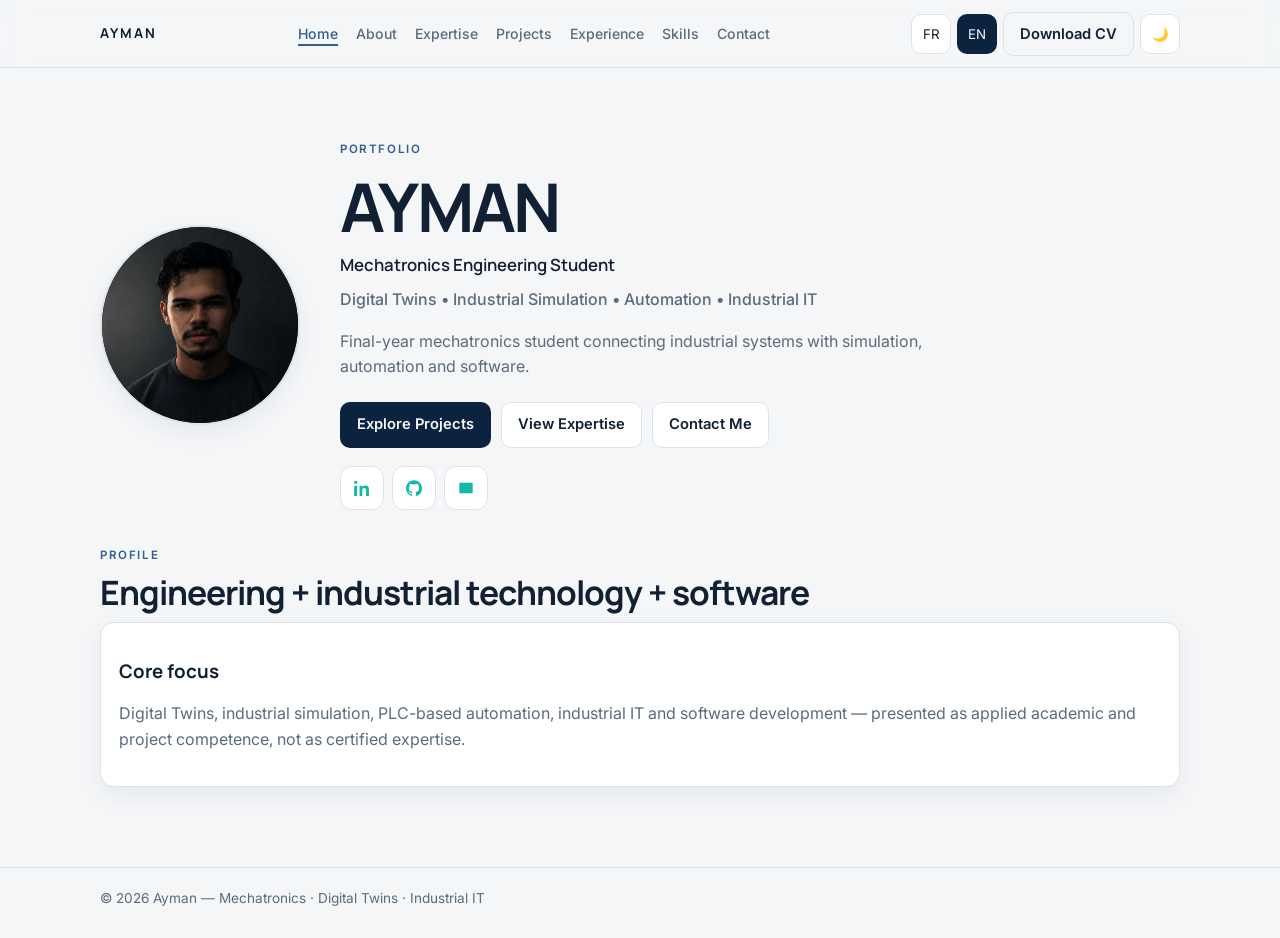
<file: index.html>
<!DOCTYPE html>
<html lang="en">
<head>
  <meta charset="UTF-8">
  <meta name="viewport" content="width=device-width, initial-scale=1.0">
  <title>Ayman — Mechatronics Engineering Student</title>
  <meta name="description" content="Ayman, final-year mechatronics student: digital twins, industrial simulation, automation and industrial IT.">
  <meta property="og:title" content="Ayman — Mechatronics · Digital Twins · Automation">
  <meta property="og:description" content="Engineering, industrial technology and software.">
  <meta property="og:type" content="website">
  <meta property="og:image" content="https://ayman-mechatronics-software.github.io/portfolio/assets/images/ayman.jpg">
  <meta name="theme-color" content="#0c2340">
  <link rel="icon" href="assets/icons/favicon.svg">
  <link rel="preconnect" href="https://fonts.googleapis.com">
  <link rel="preconnect" href="https://fonts.gstatic.com" crossorigin>
  <link href="https://fonts.googleapis.com/css2?family=Inter:wght@400;500;600&amp;family=Manrope:wght@600;700;800&amp;display=swap" rel="stylesheet">
  <link rel="stylesheet" href="css/style.css">
  <link rel="stylesheet" href="css/animations.css">
  <link rel="stylesheet" href="css/responsive.css">
</head>
<body data-page="home" data-root="">
  <a class="skip" href="#content">Skip to content</a>
  <header class="nav" id="site-nav"></header>
  <main id="content">
    <section class="hero wrap">
      <div class="hero-layout">
        <img class="portrait reveal" src="assets/images/ayman.jpg" width="200" height="200" alt="Portrait of Ayman">
        <div>
          <p class="kicker reveal">Portfolio</p>
          <h1 class="reveal">AYMAN</h1>
          <h2 class="reveal d1" data-i18n="hero.role"></h2>
          <p class="hero-meta reveal d1" data-i18n="hero.meta"></p>
          <p class="lead reveal d2" data-i18n="hero.intro"></p>
          <div class="cta reveal d2">
            <a class="btn btn-primary" href="projects.html" data-i18n="hero.projects"></a>
            <a class="btn" href="expertise.html" data-i18n="hero.expertise"></a>
            <a class="btn" href="contact.html" data-i18n="hero.contact"></a>
          </div>
          <div class="socials" id="heroSocials"></div>
        </div>
      </div>
    </section>
    <section class="wrap" style="margin-top:36px">
      <p class="kicker" data-i18n="home.kicker"></p>
      <h2 class="page-title" data-i18n="home.title"></h2>
      <div class="stack js-in">
        <article class="card">
          <h3>Core focus</h3>
          <p class="muted">Digital Twins, industrial simulation, PLC-based automation, industrial IT and software development — presented as applied academic and project competence, not as certified expertise.</p>
        </article>
      </div>
    </section>
  </main>
  <footer id="site-footer"></footer>
  <script src="js/config.js"></script>
  <script src="js/i18n.js"></script>
  <script src="js/main.js"></script>
  <script src="js/components.js"></script>
</body>
</html>
</file>
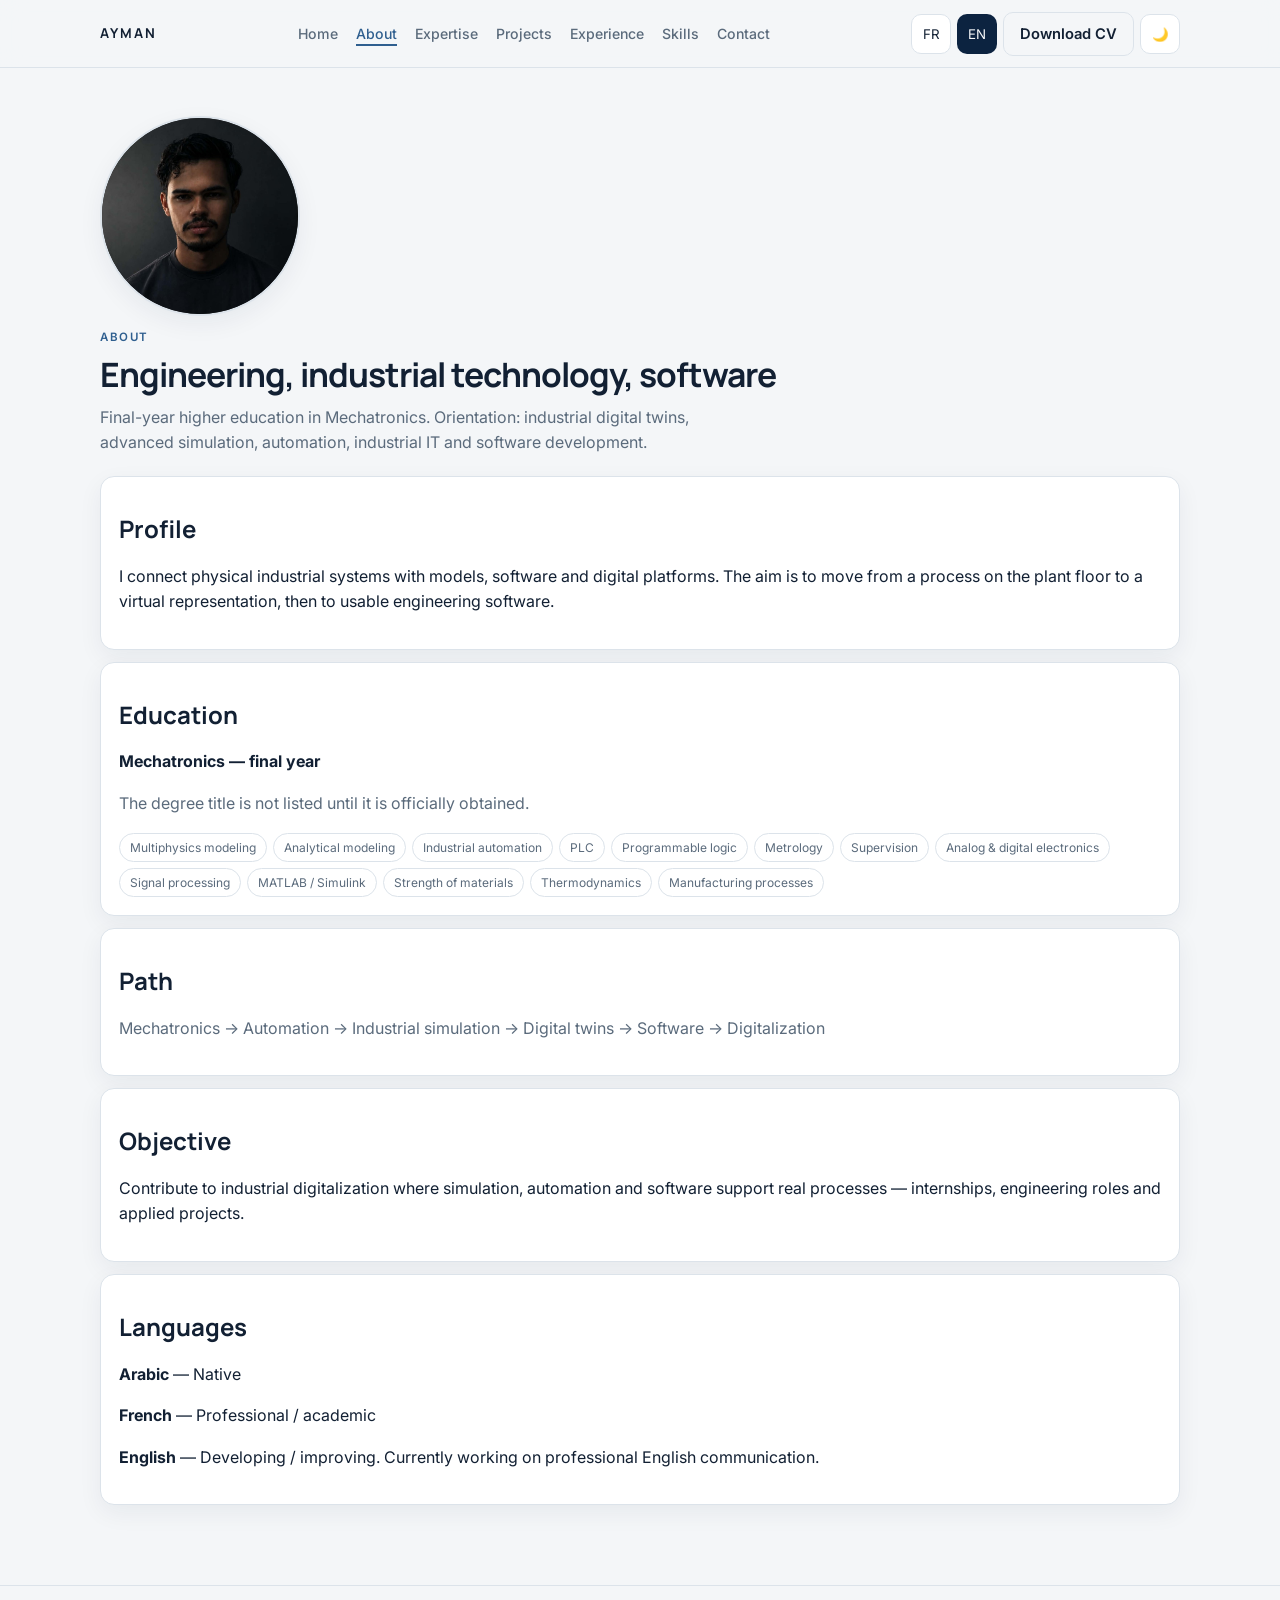
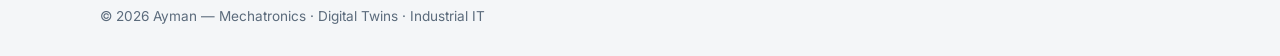
<file: about.html>
<!DOCTYPE html>
<html lang="en">
<head>
  <meta charset="UTF-8">
  <meta name="viewport" content="width=device-width, initial-scale=1.0">
  <title>About — Ayman</title>
  <meta name="description" content="About Ayman: mechatronics student oriented toward digital twins, simulation, automation and industrial IT.">
  <link rel="icon" href="assets/icons/favicon.svg">
  <link rel="preconnect" href="https://fonts.googleapis.com">
  <link rel="preconnect" href="https://fonts.gstatic.com" crossorigin>
  <link href="https://fonts.googleapis.com/css2?family=Inter:wght@400;500;600&amp;family=Manrope:wght@600;700;800&amp;display=swap" rel="stylesheet">
  <link rel="stylesheet" href="css/style.css">
  <link rel="stylesheet" href="css/animations.css">
  <link rel="stylesheet" href="css/responsive.css">
</head>
<body data-page="about" data-root="">
  <a class="skip" href="#content">Skip to content</a>
  <header class="nav" id="site-nav"></header>
  <main id="content" class="wrap">
    <img class="portrait about-portrait reveal" src="assets/images/ayman.jpg" width="120" height="120" alt="Portrait of Ayman">
    <p class="kicker">About</p>
    <h1 class="page-title">Engineering, industrial technology, software</h1>
    <p class="lead">Final-year higher education in Mechatronics. Orientation: industrial digital twins, advanced simulation, automation, industrial IT and software development.</p>
    <div class="stack">
      <article class="card js-in">
        <h2>Profile</h2>
        <p>I connect physical industrial systems with models, software and digital platforms. The aim is to move from a process on the plant floor to a virtual representation, then to usable engineering software.</p>
      </article>
      <article class="card js-in">
        <h2>Education</h2>
        <p><strong>Mechatronics — final year</strong></p>
        <p class="muted">The degree title is not listed until it is officially obtained.</p>
        <ul class="chips">
          <li>Multiphysics modeling</li><li>Analytical modeling</li><li>Industrial automation</li>
          <li>PLC</li><li>Programmable logic</li><li>Metrology</li><li>Supervision</li>
          <li>Analog &amp; digital electronics</li><li>Signal processing</li><li>MATLAB / Simulink</li>
          <li>Strength of materials</li><li>Thermodynamics</li><li>Manufacturing processes</li>
        </ul>
      </article>
      <article class="card js-in">
        <h2>Path</h2>
        <p class="muted">Mechatronics → Automation → Industrial simulation → Digital twins → Software → Digitalization</p>
      </article>
      <article class="card js-in">
        <h2>Objective</h2>
        <p>Contribute to industrial digitalization where simulation, automation and software support real processes — internships, engineering roles and applied projects.</p>
      </article>
      <article class="card js-in">
        <h2>Languages</h2>
        <p><strong>Arabic</strong> — Native</p>
        <p><strong>French</strong> — Professional / academic</p>
        <p><strong>English</strong> — Developing / improving. Currently working on professional English communication.</p>
      </article>
    </div>
  </main>
  <footer id="site-footer"></footer>
  <script src="js/config.js"></script>
  <script src="js/i18n.js"></script>
  <script src="js/main.js"></script>
  <script src="js/components.js"></script>
</body>
</html>
</file>
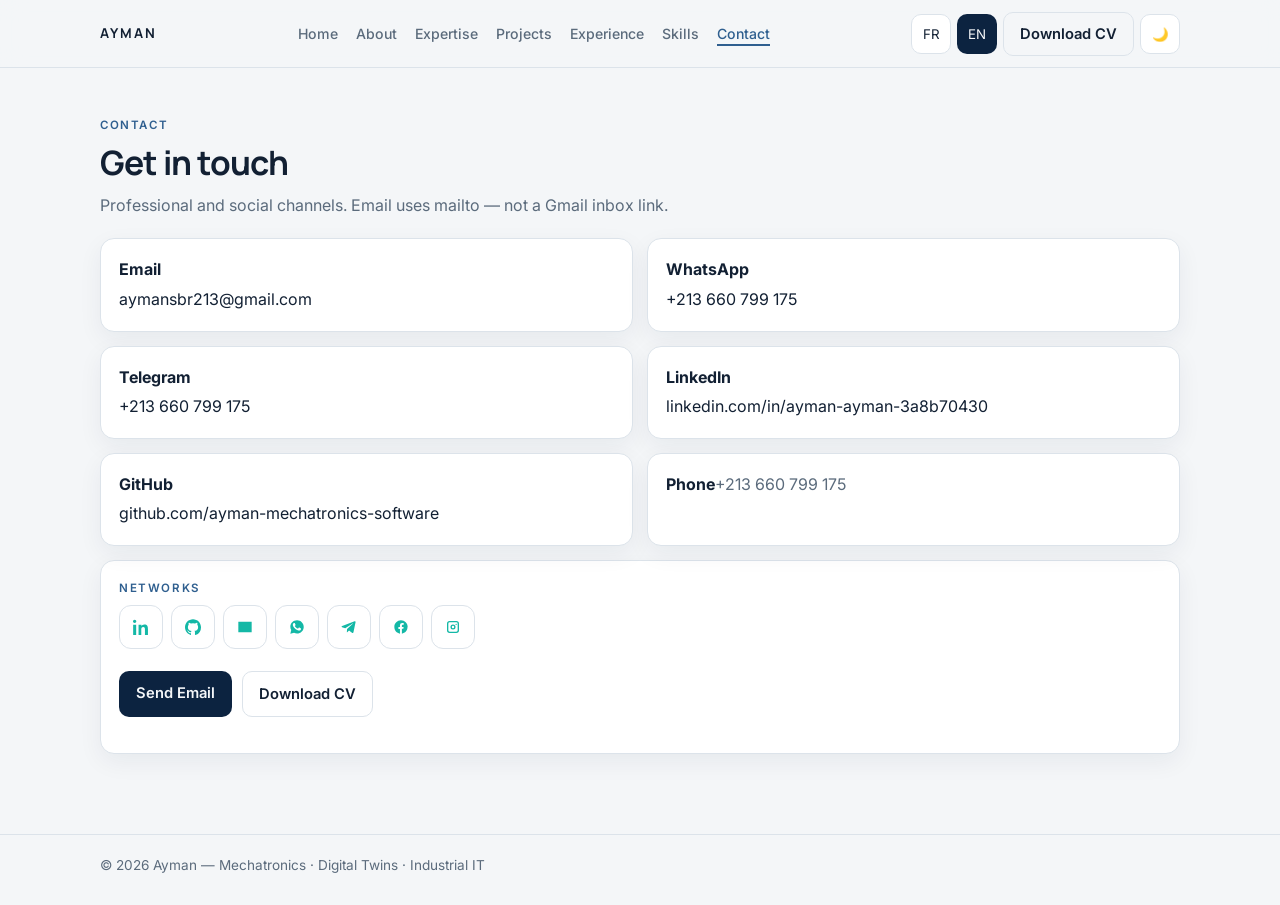
<file: contact.html>
<!DOCTYPE html>
<html lang="en">
<head>
  <meta charset="UTF-8">
  <meta name="viewport" content="width=device-width, initial-scale=1.0">
  <title>Contact — Ayman</title>
  <meta name="description" content="Contact Ayman: email, LinkedIn, GitHub, WhatsApp and Telegram.">
  <link rel="icon" href="assets/icons/favicon.svg">
  <link rel="preconnect" href="https://fonts.googleapis.com">
  <link rel="preconnect" href="https://fonts.gstatic.com" crossorigin>
  <link href="https://fonts.googleapis.com/css2?family=Inter:wght@400;500;600&amp;family=Manrope:wght@600;700;800&amp;display=swap" rel="stylesheet">
  <link rel="stylesheet" href="css/style.css">
  <link rel="stylesheet" href="css/animations.css">
  <link rel="stylesheet" href="css/responsive.css">
</head>
<body data-page="contact" data-root="">
  <a class="skip" href="#content">Skip to content</a>
  <header class="nav" id="site-nav"></header>
  <main id="content" class="wrap">
    <p class="kicker">Contact</p>
    <h1 class="page-title">Get in touch</h1>
    <p class="lead">Professional and social channels. Email uses mailto — not a Gmail inbox link.</p>
    <div class="stack grid-2" id="contactGrid"></div>
    <div class="card" style="margin-top:14px">
      <p class="kicker">Networks</p>
      <div class="socials" id="contactSocials"></div>
      <div class="cta">
        <a class="btn btn-primary" id="mailBtn" href="mailto:aymansbr213@gmail.com">Send Email</a>
        <button type="button" class="btn print-hide" id="btnPrint2" data-i18n="nav.download"></button>
      </div>
    </div>
  </main>
  <footer id="site-footer"></footer>
  <script src="js/config.js"></script>
  <script src="js/i18n.js"></script>
  <script src="js/main.js"></script>
  <script src="js/components.js"></script>
</body>
</html>
</file>
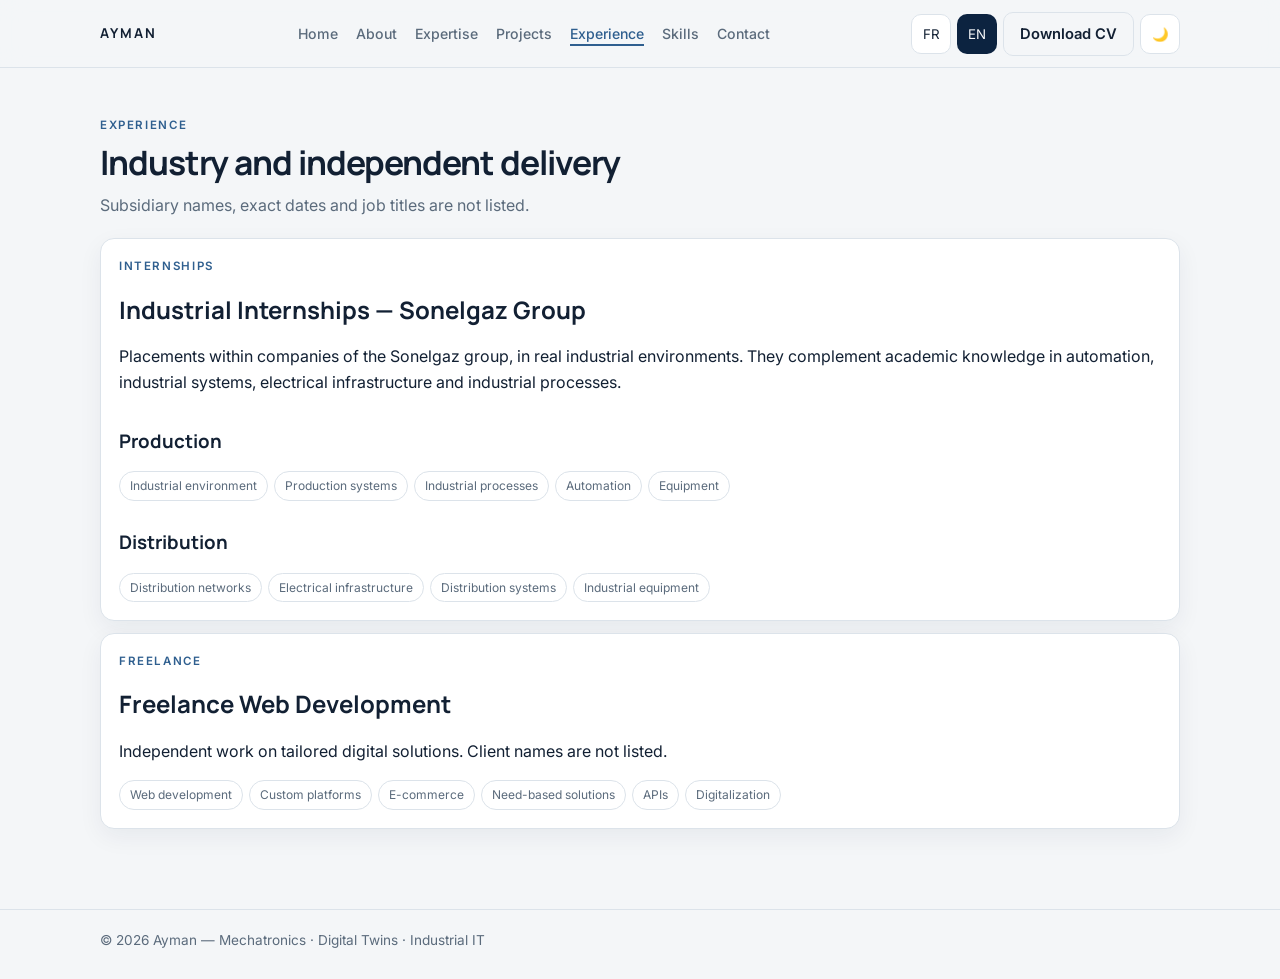
<file: experience.html>
<!DOCTYPE html>
<html lang="en">
<head>
  <meta charset="UTF-8">
  <meta name="viewport" content="width=device-width, initial-scale=1.0">
  <title>Experience — Ayman</title>
  <meta name="description" content="Industrial internships at Sonelgaz Group and freelance web development.">
  <link rel="icon" href="assets/icons/favicon.svg">
  <link rel="preconnect" href="https://fonts.googleapis.com">
  <link rel="preconnect" href="https://fonts.gstatic.com" crossorigin>
  <link href="https://fonts.googleapis.com/css2?family=Inter:wght@400;500;600&amp;family=Manrope:wght@600;700;800&amp;display=swap" rel="stylesheet">
  <link rel="stylesheet" href="css/style.css">
  <link rel="stylesheet" href="css/animations.css">
  <link rel="stylesheet" href="css/responsive.css">
</head>
<body data-page="experience" data-root="">
  <a class="skip" href="#content">Skip to content</a>
  <header class="nav" id="site-nav"></header>
  <main id="content" class="wrap">
    <p class="kicker">Experience</p>
    <h1 class="page-title">Industry and independent delivery</h1>
    <p class="lead">Subsidiary names, exact dates and job titles are not listed.</p>
    <div class="stack">
      <article class="card js-in">
        <p class="kicker">Internships</p>
        <h2>Industrial Internships — Sonelgaz Group</h2>
        <p>Placements within companies of the Sonelgaz group, in real industrial environments. They complement academic knowledge in automation, industrial systems, electrical infrastructure and industrial processes.</p>
        <div class="stack" style="margin-top:12px">
          <div>
            <h3>Production</h3>
            <ul class="chips"><li>Industrial environment</li><li>Production systems</li><li>Industrial processes</li><li>Automation</li><li>Equipment</li></ul>
          </div>
          <div>
            <h3>Distribution</h3>
            <ul class="chips"><li>Distribution networks</li><li>Electrical infrastructure</li><li>Distribution systems</li><li>Industrial equipment</li></ul>
          </div>
        </div>
      </article>
      <article class="card js-in">
        <p class="kicker">Freelance</p>
        <h2>Freelance Web Development</h2>
        <p>Independent work on tailored digital solutions. Client names are not listed.</p>
        <ul class="chips">
          <li>Web development</li><li>Custom platforms</li><li>E-commerce</li>
          <li>Need-based solutions</li><li>APIs</li><li>Digitalization</li>
        </ul>
      </article>
    </div>
  </main>
  <footer id="site-footer"></footer>
  <script src="js/config.js"></script>
  <script src="js/i18n.js"></script>
  <script src="js/main.js"></script>
  <script src="js/components.js"></script>
</body>
</html>
</file>
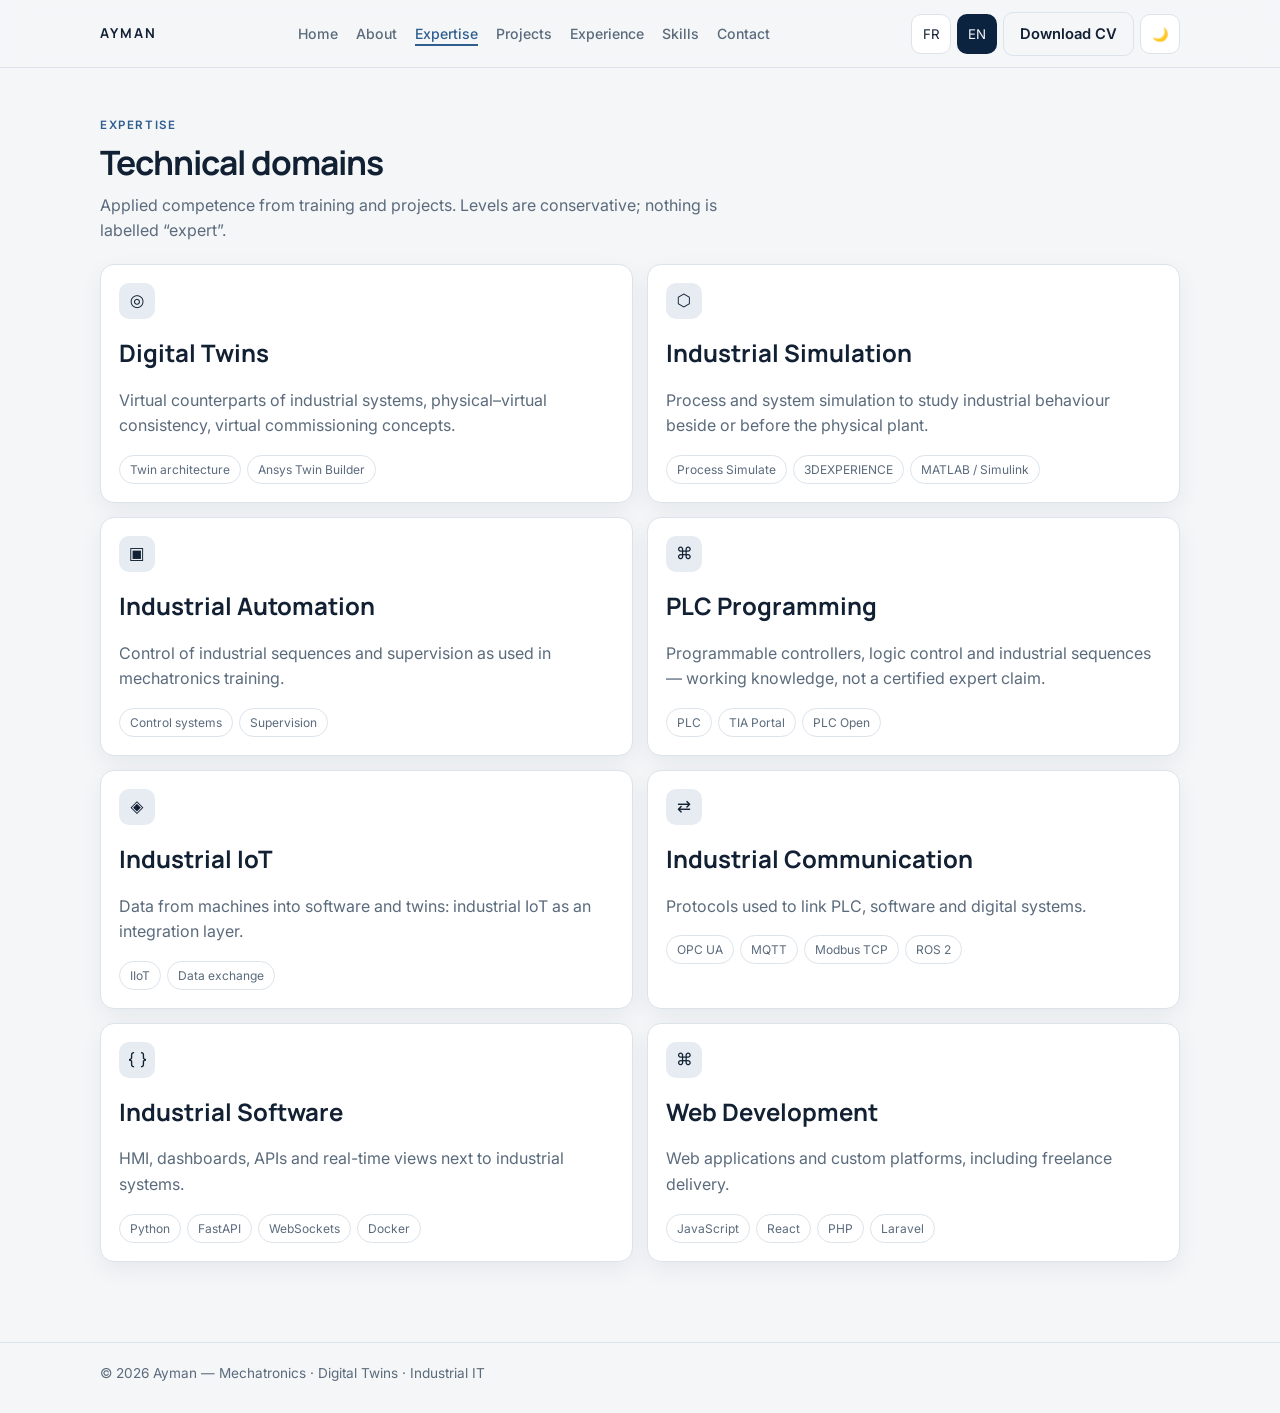
<file: expertise.html>
<!DOCTYPE html>
<html lang="en">
<head>
  <meta charset="UTF-8">
  <meta name="viewport" content="width=device-width, initial-scale=1.0">
  <title>Expertise — Ayman</title>
  <meta name="description" content="Technical domains: digital twins, industrial simulation, automation, PLC, IoT and industrial software.">
  <link rel="icon" href="assets/icons/favicon.svg">
  <link rel="preconnect" href="https://fonts.googleapis.com">
  <link rel="preconnect" href="https://fonts.gstatic.com" crossorigin>
  <link href="https://fonts.googleapis.com/css2?family=Inter:wght@400;500;600&amp;family=Manrope:wght@600;700;800&amp;display=swap" rel="stylesheet">
  <link rel="stylesheet" href="css/style.css">
  <link rel="stylesheet" href="css/animations.css">
  <link rel="stylesheet" href="css/responsive.css">
</head>
<body data-page="expertise" data-root="">
  <a class="skip" href="#content">Skip to content</a>
  <header class="nav" id="site-nav"></header>
  <main id="content" class="wrap">
    <p class="kicker">Expertise</p>
    <h1 class="page-title">Technical domains</h1>
    <p class="lead">Applied competence from training and projects. Levels are conservative; nothing is labelled “expert”.</p>
    <div class="stack grid-2" style="display:grid">
      <article class="expertise-card js-in"><div class="icon-mark" aria-hidden="true">◎</div><h2>Digital Twins</h2><p class="muted">Virtual counterparts of industrial systems, physical–virtual consistency, virtual commissioning concepts.</p><ul class="chips"><li>Twin architecture</li><li>Ansys Twin Builder</li></ul></article>
      <article class="expertise-card js-in"><div class="icon-mark" aria-hidden="true">⬡</div><h2>Industrial Simulation</h2><p class="muted">Process and system simulation to study industrial behaviour beside or before the physical plant.</p><ul class="chips"><li>Process Simulate</li><li>3DEXPERIENCE</li><li>MATLAB / Simulink</li></ul></article>
      <article class="expertise-card js-in"><div class="icon-mark" aria-hidden="true">▣</div><h2>Industrial Automation</h2><p class="muted">Control of industrial sequences and supervision as used in mechatronics training.</p><ul class="chips"><li>Control systems</li><li>Supervision</li></ul></article>
      <article class="expertise-card js-in"><div class="icon-mark" aria-hidden="true">⌘</div><h2>PLC Programming</h2><p class="muted">Programmable controllers, logic control and industrial sequences — working knowledge, not a certified expert claim.</p><ul class="chips"><li>PLC</li><li>TIA Portal</li><li>PLC Open</li></ul></article>
      <article class="expertise-card js-in"><div class="icon-mark" aria-hidden="true">◈</div><h2>Industrial IoT</h2><p class="muted">Data from machines into software and twins: industrial IoT as an integration layer.</p><ul class="chips"><li>IIoT</li><li>Data exchange</li></ul></article>
      <article class="expertise-card js-in"><div class="icon-mark" aria-hidden="true">⇄</div><h2>Industrial Communication</h2><p class="muted">Protocols used to link PLC, software and digital systems.</p><ul class="chips"><li>OPC UA</li><li>MQTT</li><li>Modbus TCP</li><li>ROS 2</li></ul></article>
      <article class="expertise-card js-in"><div class="icon-mark" aria-hidden="true">{ }</div><h2>Industrial Software</h2><p class="muted">HMI, dashboards, APIs and real-time views next to industrial systems.</p><ul class="chips"><li>Python</li><li>FastAPI</li><li>WebSockets</li><li>Docker</li></ul></article>
      <article class="expertise-card js-in"><div class="icon-mark" aria-hidden="true">⌘</div><h2>Web Development</h2><p class="muted">Web applications and custom platforms, including freelance delivery.</p><ul class="chips"><li>JavaScript</li><li>React</li><li>PHP</li><li>Laravel</li></ul></article>
    </div>
  </main>
  <footer id="site-footer"></footer>
  <script src="js/config.js"></script>
  <script src="js/i18n.js"></script>
  <script src="js/main.js"></script>
  <script src="js/components.js"></script>
</body>
</html>
</file>
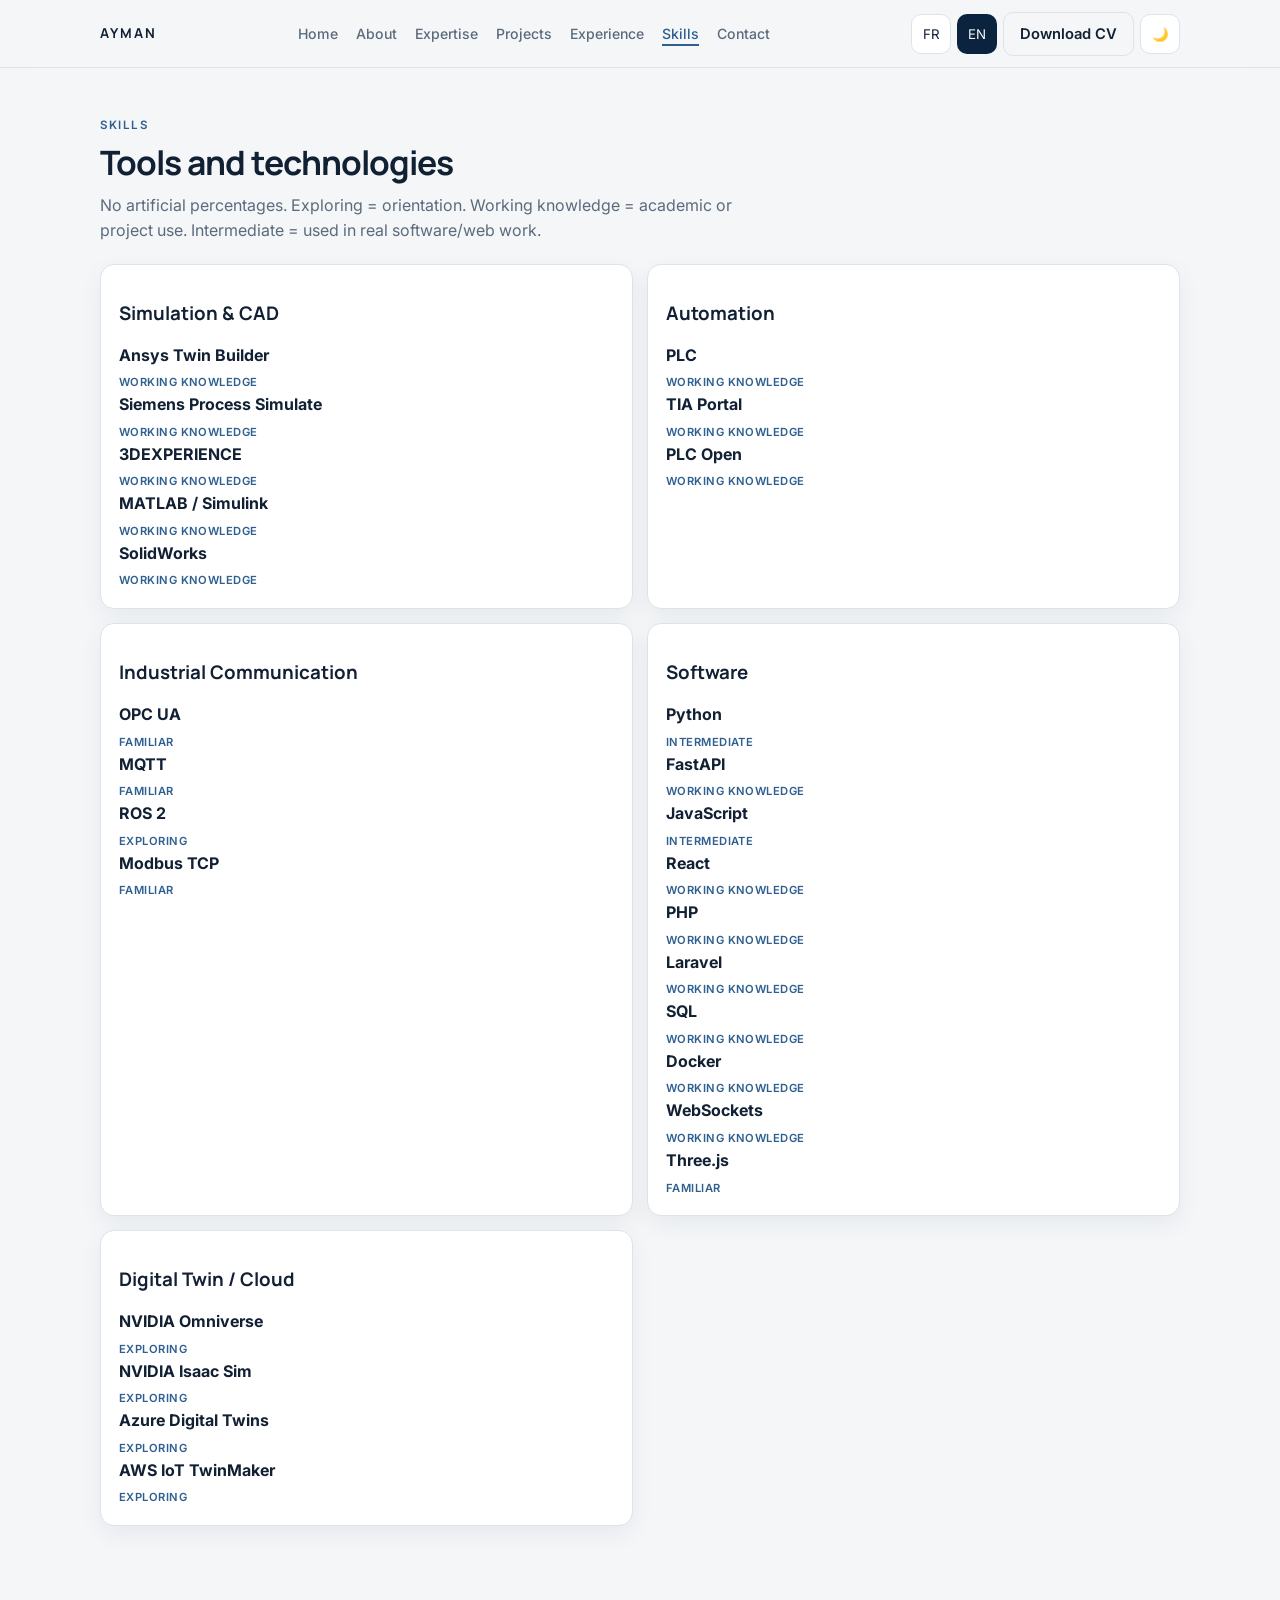
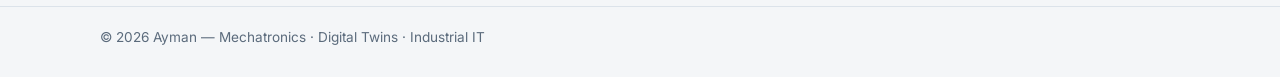
<file: skills.html>
<!DOCTYPE html>
<html lang="en">
<head>
  <meta charset="UTF-8">
  <meta name="viewport" content="width=device-width, initial-scale=1.0">
  <title>Skills — Ayman</title>
  <meta name="description" content="Tools and technologies: simulation, automation, industrial communication, software and digital twin platforms.">
  <link rel="icon" href="assets/icons/favicon.svg">
  <link rel="preconnect" href="https://fonts.googleapis.com">
  <link rel="preconnect" href="https://fonts.gstatic.com" crossorigin>
  <link href="https://fonts.googleapis.com/css2?family=Inter:wght@400;500;600&amp;family=Manrope:wght@600;700;800&amp;display=swap" rel="stylesheet">
  <link rel="stylesheet" href="css/style.css">
  <link rel="stylesheet" href="css/animations.css">
  <link rel="stylesheet" href="css/responsive.css">
</head>
<body data-page="skills" data-root="">
  <a class="skip" href="#content">Skip to content</a>
  <header class="nav" id="site-nav"></header>
  <main id="content" class="wrap">
    <p class="kicker">Skills</p>
    <h1 class="page-title">Tools and technologies</h1>
    <p class="lead">No artificial percentages. Exploring = orientation. Working knowledge = academic or project use. Intermediate = used in real software/web work.</p>
    <div class="stack grid-2" id="skillsMount"></div>
  </main>
  <footer id="site-footer"></footer>
  <script src="js/config.js"></script>
  <script src="js/i18n.js"></script>
  <script src="js/main.js"></script>
  <script src="js/components.js"></script>
</body>
</html>
</file>
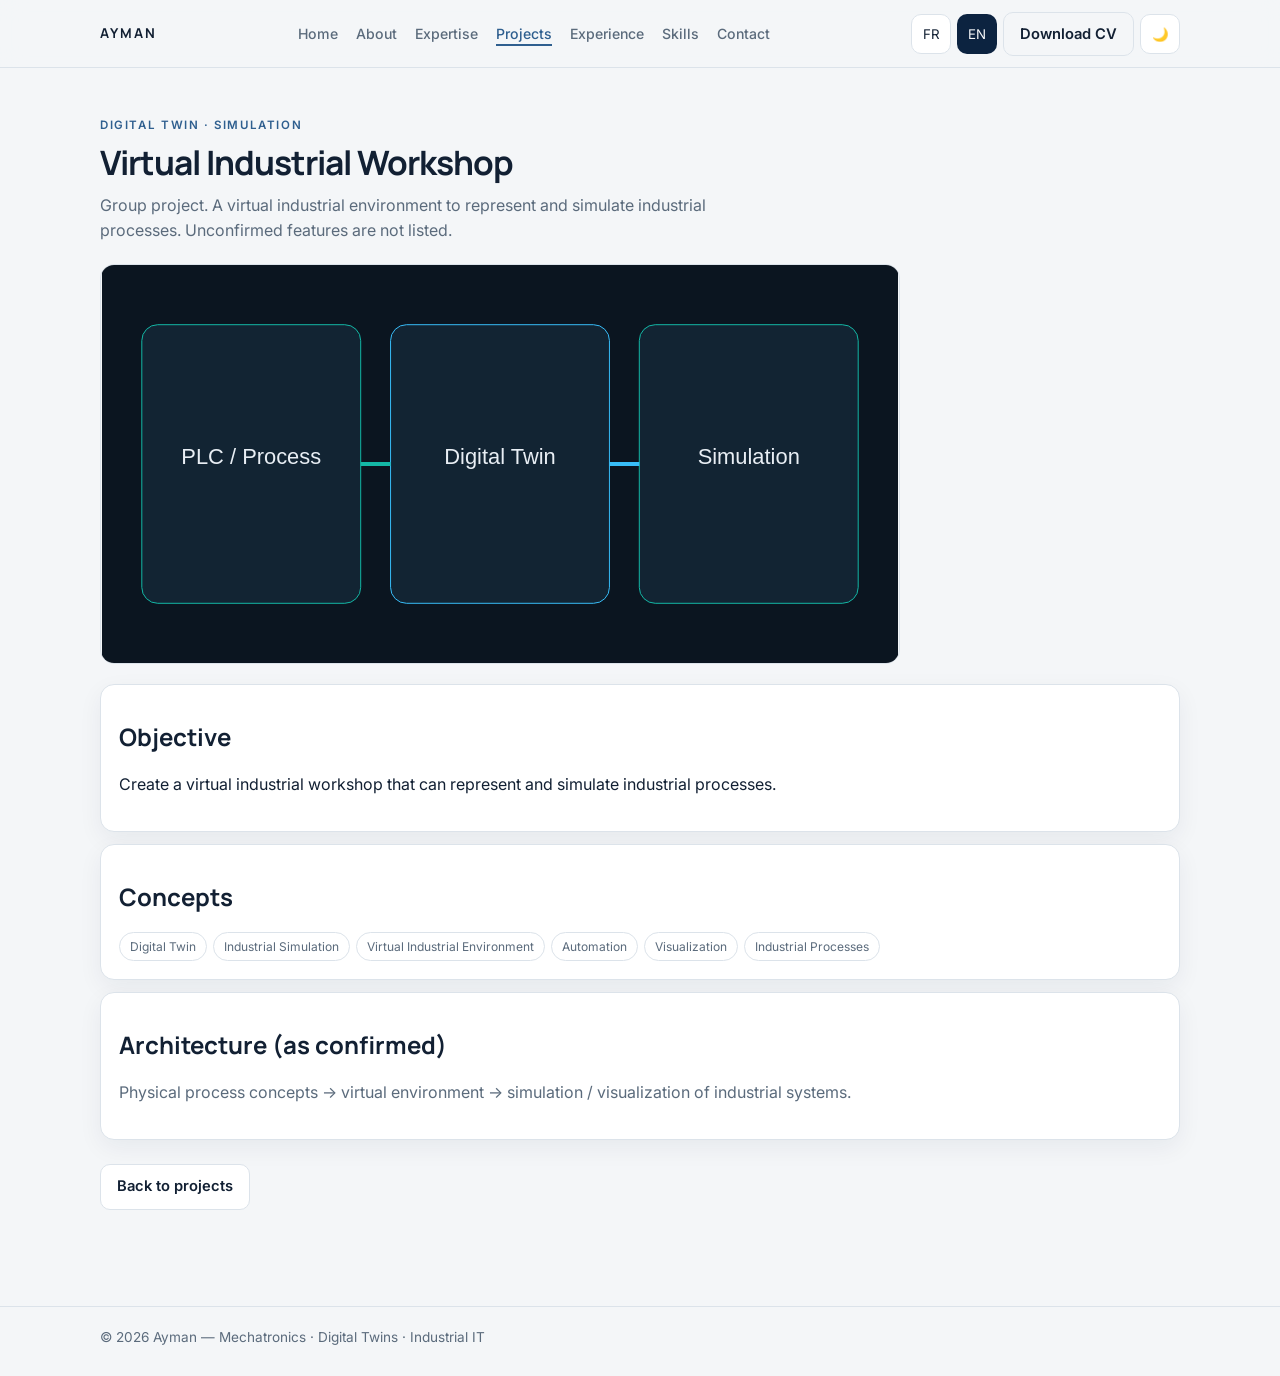
<file: projects/virtual-industrial-workshop.html>
<!DOCTYPE html>
<html lang="en">
<head>
  <meta charset="UTF-8">
  <meta name="viewport" content="width=device-width, initial-scale=1.0">
  <title>Virtual Industrial Workshop — Ayman</title>
  <meta name="description" content="Group project: virtual industrial workshop for representing and simulating industrial processes.">
  <link rel="icon" href="../assets/icons/favicon.svg">
  <link rel="preconnect" href="https://fonts.googleapis.com">
  <link rel="preconnect" href="https://fonts.gstatic.com" crossorigin>
  <link href="https://fonts.googleapis.com/css2?family=Inter:wght@400;500;600&amp;family=Manrope:wght@600;700;800&amp;display=swap" rel="stylesheet">
  <link rel="stylesheet" href="../css/style.css">
  <link rel="stylesheet" href="../css/animations.css">
  <link rel="stylesheet" href="../css/responsive.css">
</head>
<body data-page="projects" data-root="../">
  <a class="skip" href="#content">Skip to content</a>
  <header class="nav" id="site-nav"></header>
  <main id="content" class="wrap">
    <p class="kicker">Digital Twin · Simulation</p>
    <h1 class="page-title">Virtual Industrial Workshop</h1>
    <p class="lead">Group project. A virtual industrial environment to represent and simulate industrial processes. Unconfirmed features are not listed.</p>
    <img src="../assets/projects/workshop.svg" alt="Schematic of PLC, digital twin and simulation blocks" width="800" height="400" style="border-radius:14px;margin-bottom:20px;border:1px solid var(--border)">
    <div class="stack">
      <article class="card js-in">
        <h2>Objective</h2>
        <p>Create a virtual industrial workshop that can represent and simulate industrial processes.</p>
      </article>
      <article class="card js-in">
        <h2>Concepts</h2>
        <ul class="chips">
          <li>Digital Twin</li><li>Industrial Simulation</li><li>Virtual Industrial Environment</li>
          <li>Automation</li><li>Visualization</li><li>Industrial Processes</li>
        </ul>
      </article>
      <article class="card js-in">
        <h2>Architecture (as confirmed)</h2>
        <p class="muted">Physical process concepts → virtual environment → simulation / visualization of industrial systems.</p>
      </article>
    </div>
    <p style="margin-top:24px"><a class="btn" href="../projects.html">Back to projects</a></p>
  </main>
  <footer id="site-footer"></footer>
  <script src="../js/config.js"></script>
  <script src="../js/i18n.js"></script>
  <script src="../js/main.js"></script>
  <script src="../js/components.js"></script>
</body>
</html>
</file>
<file: css/style.css>
/* Mobile-first design system — Navy + neutrals + one accent */
:root {
  --navy: #0c2340;
  --accent: #2f5f8f;
  --bg: #f4f6f8;
  --surface: #ffffff;
  --text: #122033;
  --muted: #5b6b7c;
  --border: #dce3ea;
  --shadow: 0 8px 24px rgba(12, 35, 64, 0.06);
  --radius: 14px;
  --wrap: 1080px;
  --font: "Inter", system-ui, sans-serif;
  --display: "Manrope", "Inter", system-ui, sans-serif;
  --nav-h: 60px;
  --focus: 2px solid var(--accent);
}

html[data-theme="dark"] {
  --navy: #e8eef6;
  --accent: #7ea3c7;
  --bg: #0b1220;
  --surface: #141c2a;
  --text: #e8eef6;
  --muted: #8d9aab;
  --border: rgba(232, 238, 246, 0.12);
  --shadow: 0 8px 24px rgba(0, 0, 0, 0.28);
}

*, *::before, *::after { box-sizing: border-box; }
html { scroll-behavior: smooth; }
body {
  margin: 0;
  font-family: var(--font);
  background: var(--bg);
  color: var(--text);
  line-height: 1.6;
  font-size: 16px;
  overflow-x: hidden;
}
img { max-width: 100%; display: block; }
a { color: inherit; }
button { font-family: inherit; }
:focus-visible { outline: var(--focus); outline-offset: 3px; }

.skip {
  position: absolute;
  left: -999px;
  top: 8px;
  z-index: 80;
  background: var(--accent);
  color: #fff;
  padding: 8px 12px;
}
.skip:focus { left: 8px; }

.wrap {
  width: min(var(--wrap), calc(100% - 32px));
  margin: 0 auto;
}

/* Navbar — compact on small screens */
.nav {
  position: sticky;
  top: 0;
  z-index: 50;
  height: var(--nav-h);
  background: color-mix(in srgb, var(--bg) 92%, transparent);
  backdrop-filter: blur(12px);
  border-bottom: 1px solid var(--border);
}
.nav-inner {
  display: flex;
  align-items: center;
  justify-content: space-between;
  height: var(--nav-h);
  gap: 8px;
}
.logo {
  font-family: var(--display);
  font-weight: 700;
  letter-spacing: 0.14em;
  text-decoration: none;
  font-size: 0.85rem;
}
.nav-links { display: none; }
.nav-actions { display: flex; align-items: center; gap: 6px; }
.icon-btn, .lang-btn {
  min-width: 40px;
  height: 40px;
  border: 1px solid var(--border);
  background: var(--surface);
  color: var(--text);
  border-radius: 10px;
  cursor: pointer;
}
.lang-btn[aria-pressed="true"] {
  background: var(--navy);
  color: var(--bg);
  border-color: transparent;
}
html[data-theme="dark"] .lang-btn[aria-pressed="true"] {
  background: var(--accent);
  color: #0b1220;
}
.btn {
  display: inline-flex;
  align-items: center;
  justify-content: center;
  min-height: 44px;
  padding: 10px 16px;
  border-radius: 10px;
  border: 1px solid var(--border);
  background: var(--surface);
  color: var(--text);
  text-decoration: none;
  font-weight: 600;
  font-size: 0.92rem;
  cursor: pointer;
  transition: background 0.2s ease, transform 0.2s ease;
}
.btn-primary {
  background: var(--navy);
  color: #f4f6f8;
  border-color: transparent;
}
html[data-theme="dark"] .btn-primary {
  background: var(--accent);
  color: #0b1220;
}
.btn-ghost { background: transparent; }
.hamburger {
  width: 40px;
  height: 40px;
  border: 1px solid var(--border);
  border-radius: 10px;
  background: transparent;
  cursor: pointer;
}
.hamburger span {
  display: block;
  width: 16px;
  height: 1.5px;
  margin: 4px auto;
  background: var(--text);
  transition: transform 0.2s ease, opacity 0.2s ease;
}
.hamburger.is-open span:nth-child(1) { transform: translateY(5.5px) rotate(45deg); }
.hamburger.is-open span:nth-child(2) { opacity: 0; }
.hamburger.is-open span:nth-child(3) { transform: translateY(-5.5px) rotate(-45deg); }

.mobile-panel {
  display: none;
  position: fixed;
  inset: var(--nav-h) 0 0 0;
  background: var(--bg);
  padding: 20px 16px;
  z-index: 45;
}
.mobile-panel ul { list-style: none; margin: 0; padding: 0; }
.mobile-panel a {
  display: block;
  padding: 14px 8px;
  text-decoration: none;
  border-bottom: 1px solid var(--border);
  font-weight: 500;
}
.mobile-panel a[aria-current="page"] {
  color: var(--accent);
}

/* Page layout */
main { padding: 28px 0 64px; min-height: calc(100vh - var(--nav-h) - 80px); }
.kicker {
  margin: 0 0 8px;
  font-size: 0.72rem;
  letter-spacing: 0.14em;
  text-transform: uppercase;
  color: var(--accent);
  font-weight: 600;
}
h1, h2, h3 { font-family: var(--display); line-height: 1.2; }
.page-title {
  font-size: 1.85rem;
  margin: 0 0 10px;
  letter-spacing: -0.03em;
}
.lead { color: var(--muted); margin: 0 0 20px; max-width: 40rem; }
.hero-layout { display: grid; gap: 22px; }
.portrait {
  width: 148px;
  height: 148px;
  border-radius: 50%;
  object-fit: cover;
  object-position: center 18%;
  border: 2px solid var(--border);
  box-shadow: var(--shadow);
  background: #1a1a1a;
}
.about-portrait { width: 120px; height: 120px; margin-bottom: 12px; }
.hero h1 {
  font-size: clamp(2.6rem, 12vw, 4.2rem);
  margin: 8px 0 8px;
  letter-spacing: -0.04em;
}
.hero h2 { font-size: 1.05rem; font-weight: 600; margin: 0 0 12px; }
.hero-meta { color: var(--muted); margin: 0 0 16px; font-weight: 500; }
.cta {
  display: flex;
  flex-direction: column;
  gap: 10px;
  margin: 22px 0 18px;
}
.socials { display: flex; flex-wrap: wrap; gap: 8px; }
.socials a {
  width: 44px;
  height: 44px;
  border: 1px solid var(--border);
  border-radius: 12px;
  display: grid;
  place-items: center;
  background: var(--surface);
  position: relative;
}
.socials a img { width: 16px; height: 16px; }
.tooltip {
  position: absolute;
  bottom: calc(100% + 6px);
  left: 50%;
  transform: translateX(-50%);
  background: var(--navy);
  color: var(--bg);
  font-size: 0.68rem;
  padding: 4px 8px;
  border-radius: 6px;
  white-space: nowrap;
  opacity: 0;
  pointer-events: none;
}
html[data-theme="dark"] .tooltip { background: var(--text); color: var(--bg); }
.socials a:hover .tooltip,
.socials a:focus-visible .tooltip { opacity: 1; }

.card, .expertise-card, .skill-card, .project-card {
  background: var(--surface);
  border: 1px solid var(--border);
  border-radius: var(--radius);
  padding: 18px;
  box-shadow: var(--shadow);
}
.stack { display: grid; gap: 12px; }
.chips { display: flex; flex-wrap: wrap; gap: 6px; margin: 12px 0 0; padding: 0; list-style: none; }
.chips li, .badge {
  border: 1px solid var(--border);
  border-radius: 999px;
  padding: 4px 10px;
  font-size: 0.75rem;
  color: var(--muted);
}
.muted { color: var(--muted); }
.level {
  display: block;
  margin-top: 6px;
  font-size: 0.7rem;
  letter-spacing: 0.04em;
  text-transform: uppercase;
  color: var(--accent);
  font-weight: 600;
}
.icon-mark {
  width: 36px;
  height: 36px;
  border-radius: 10px;
  display: grid;
  place-items: center;
  background: color-mix(in srgb, var(--accent) 12%, var(--surface));
  font-size: 1.05rem;
}
.project-card img {
  width: 100%;
  height: 140px;
  object-fit: cover;
  border-radius: 10px;
  margin-bottom: 12px;
  background: var(--navy);
}
.v-timeline { display: grid; gap: 10px; }
.v-item {
  position: relative;
  padding-left: 16px;
  border-left: 2px solid var(--border);
}
.filters { display: flex; flex-wrap: wrap; gap: 8px; margin-bottom: 14px; }
.filters button {
  min-height: 40px;
  border: 1px solid var(--border);
  background: transparent;
  color: var(--text);
  border-radius: 999px;
  padding: 8px 12px;
  cursor: pointer;
}
.filters button[aria-pressed="true"] {
  background: var(--navy);
  color: #f4f6f8;
  border-color: transparent;
}
html[data-theme="dark"] .filters button[aria-pressed="true"] {
  background: var(--accent);
  color: #0b1220;
}
.contact-list a { text-decoration: none; display: block; margin-top: 4px; }
.nav-links a[aria-current="page"] {
  color: var(--accent);
  box-shadow: inset 0 -2px 0 var(--accent);
}
footer {
  border-top: 1px solid var(--border);
  padding: 20px 0 28px;
  color: var(--muted);
  font-size: 0.85rem;
}

@media print {
  .nav, .mobile-panel, .hamburger, .cta, .filters, .print-hide, .icon-btn, .lang-btn { display: none !important; }
  body { background: #fff; color: #111; }
  .card { box-shadow: none; }
}
</file>
<file: css/animations.css>
.reveal {
  opacity: 0;
  transform: translateY(10px);
  animation: fade-up 0.55s ease forwards;
}
.d1 { animation-delay: 0.06s; }
.d2 { animation-delay: 0.12s; }
@keyframes fade-up {
  to { opacity: 1; transform: none; }
}

.btn, .expertise-card, .project-card, .skill-card, .socials a {
  transition: transform 0.2s ease, box-shadow 0.2s ease;
}
.btn:hover, .expertise-card:hover, .project-card:hover {
  transform: translateY(-2px);
}
.socials a:hover { transform: scale(1.04); }

.js-in { opacity: 0; transform: translateY(8px); }
.js-in.is-visible {
  opacity: 1;
  transform: none;
  transition: opacity 0.45s ease, transform 0.45s ease;
}

@media (prefers-reduced-motion: reduce) {
  html { scroll-behavior: auto; }
  .reveal, .js-in, .btn, .expertise-card, .project-card {
    animation: none !important;
    transition: none !important;
    opacity: 1 !important;
    transform: none !important;
  }
}
</file>
<file: css/responsive.css>
/* Tablet */
@media (min-width: 720px) {
  .cta { flex-direction: row; flex-wrap: wrap; }
  .grid-2 { display: grid; grid-template-columns: 1fr 1fr; gap: 14px; }
  .page-title { font-size: 2.1rem; }
  .project-card img { height: 160px; }
  .portrait { width: 180px; height: 180px; }
}

/* Laptop / desktop — same identity, more space */
@media (min-width: 960px) {
  :root { --nav-h: 68px; }
  .hamburger, .mobile-panel { display: none !important; }
  .nav-links {
    display: flex;
    gap: 18px;
    list-style: none;
    margin: 0;
    padding: 0;
  }
  .nav-links a {
    text-decoration: none;
    color: var(--muted);
    font-size: 0.88rem;
    font-weight: 500;
    padding-bottom: 4px;
  }
  .nav-links a:hover { color: var(--text); }
  .grid-3 { display: grid; grid-template-columns: 1fr 1fr 1fr; gap: 14px; }
  main { padding: 48px 0 80px; }
  .hero { padding-top: 24px; }
  .hero-layout {
    grid-template-columns: 200px 1fr;
    align-items: center;
    gap: 40px;
  }
  .portrait { width: 200px; height: 200px; }
  .btn.print-hide { display: inline-flex; }
}

@media (max-width: 959px) {
  .nav-actions .print-hide { display: none; }
}
</file>
